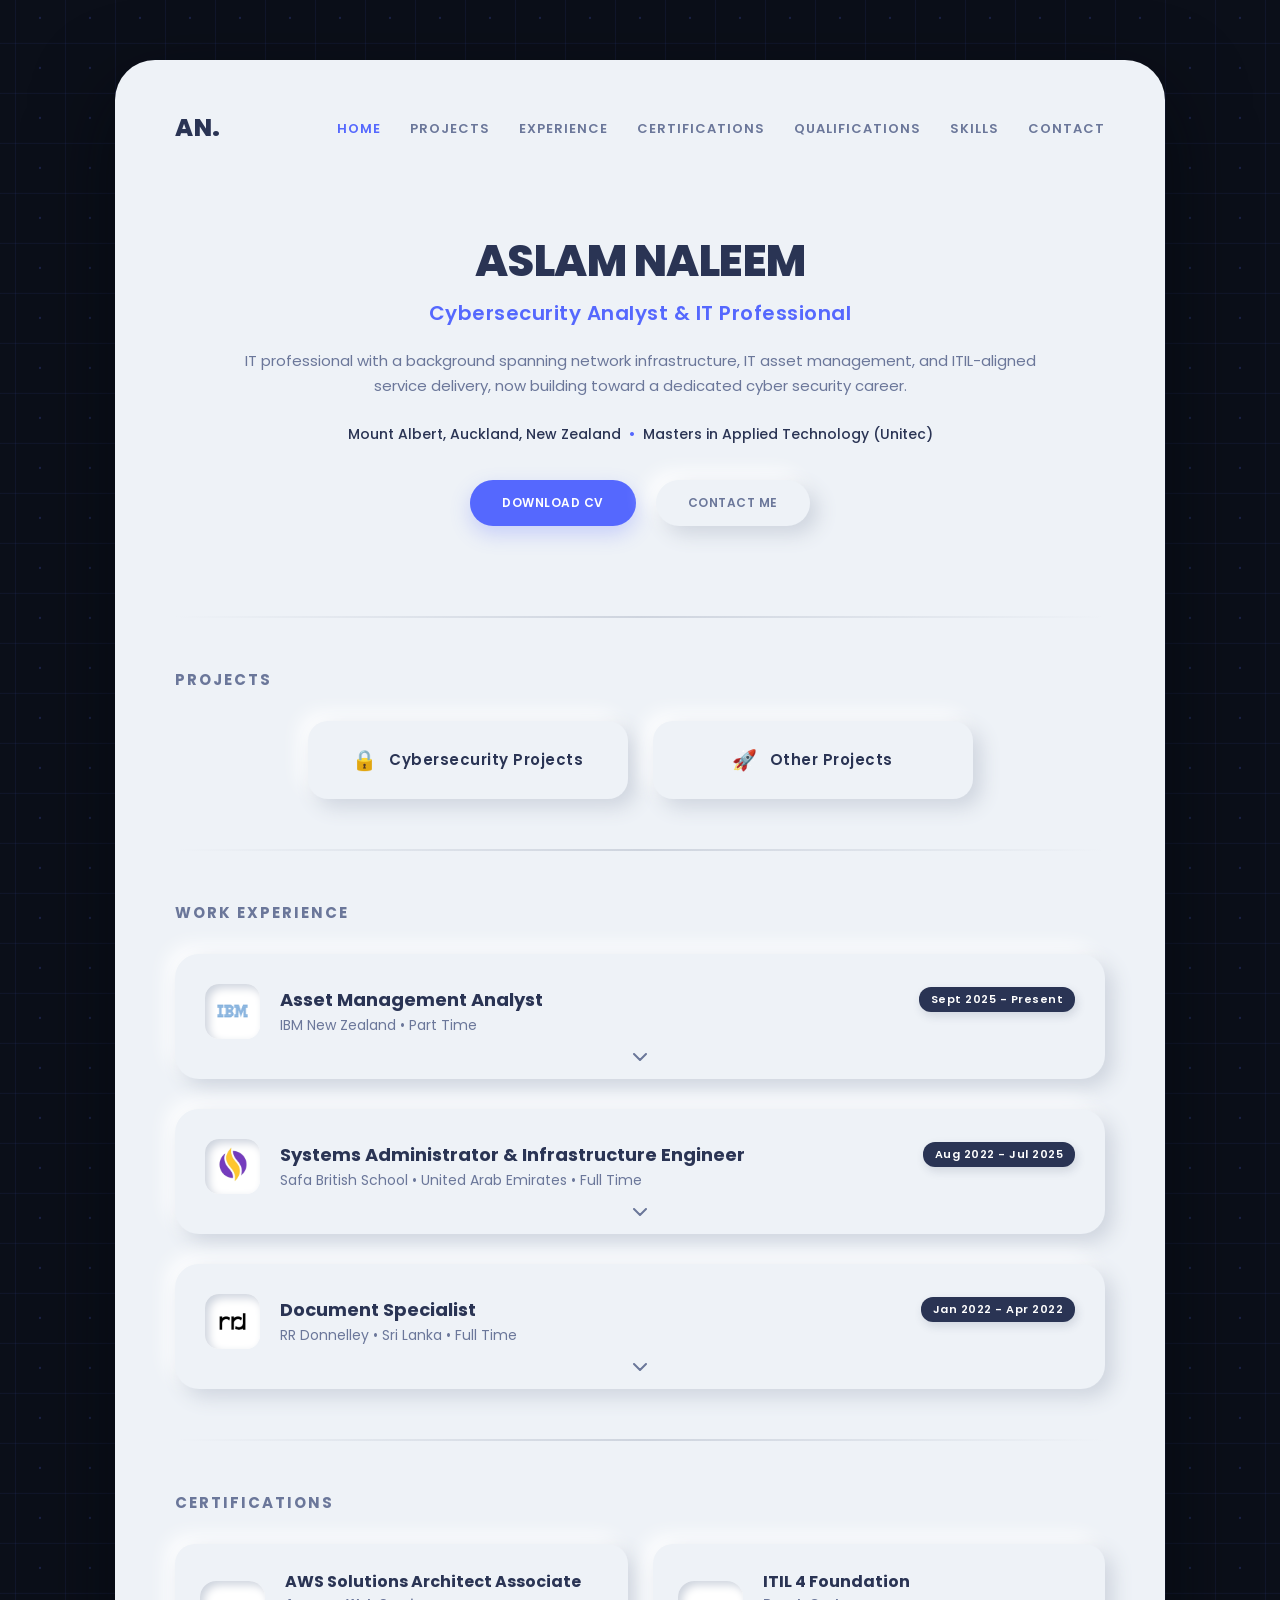
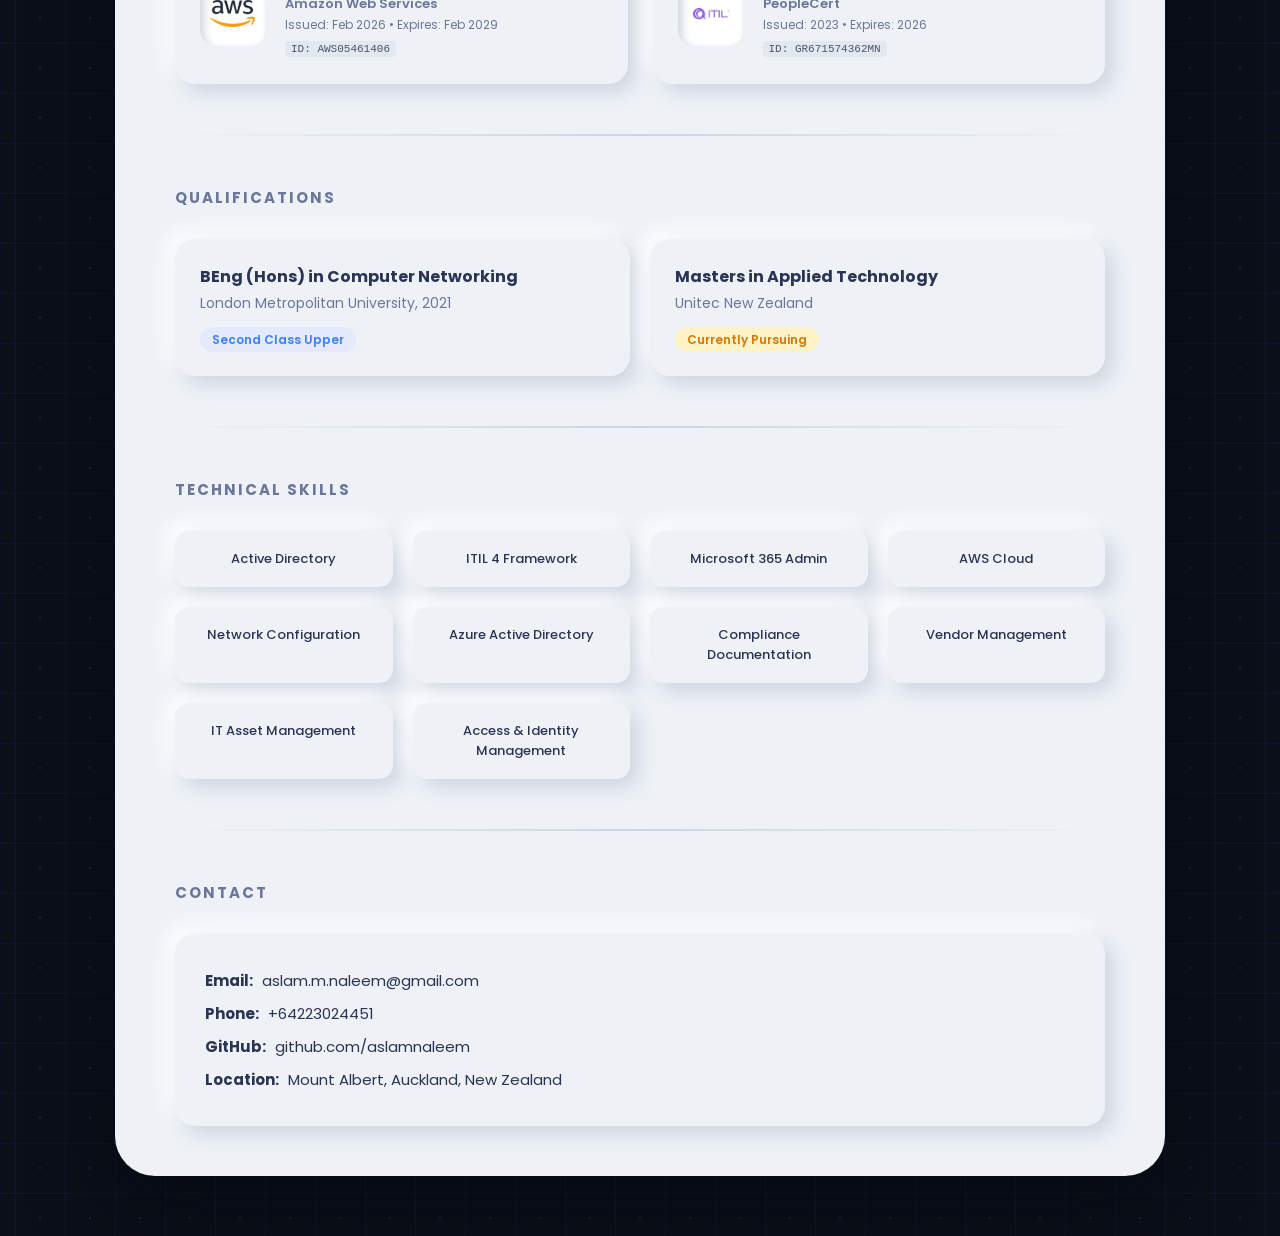
<file: index.html>
<!DOCTYPE html>
<html lang="en">
<head>
    <meta charset="UTF-8" />
    <meta name="viewport" content="width=device-width, initial-scale=1.0"/>
    <title>Aslam Naleem | CV</title>
    <link rel="stylesheet" href="style.css"/>
    <link href="https://fonts.googleapis.com/css2?family=Poppins:wght@300;400;500;600;700;800&display=swap" rel="stylesheet">
</head>
<body>

    <div class="main-frame">
        
        <header class="navbar">
            <div class="logo">AN.</div>
            <nav>
                <a href="#cv" class="active">HOME</a>
                <a href="#projects">PROJECTS</a>
                <a href="#experience">EXPERIENCE</a>
                <a href="#certifications">CERTIFICATIONS</a>
                <a href="#qualifications">QUALIFICATIONS</a>
                <a href="#skills">SKILLS</a>
                <a href="#contact">CONTACT</a>
            </nav>
        </header>

        <main>
            
            <section id="cv" class="hero-section">
                <div class="hero-text">
                    <h1>ASLAM NALEEM</h1>
                    <p class="role-title">Cybersecurity Analyst & IT Professional</p>
                    <p class="tagline">IT professional with a background spanning network infrastructure, IT asset management, and ITIL-aligned service delivery, now building toward a dedicated cyber security career.</p>
                    
                    <div class="meta-info">
                        <span>Mount Albert, Auckland, New Zealand</span>
                        <span class="dot">•</span>
                        <span>Masters in Applied Technology (Unitec)</span>
                    </div>
                    
                    <div class="cta-buttons">
                        <a href="assets/CV.pdf" target="_blank" class="btn btn-primary">DOWNLOAD CV</a>
                        <a href="#contact" class="btn btn-secondary">CONTACT ME</a>
                    </div>
                </div>
            </section>

            <hr class="section-divider">

            <section id="projects">
                <h2>PROJECTS</h2>
                <div class="project-hub-buttons">
                    <a href="cyberprojects.html" class="btn btn-project">
                        <span class="icon">🔒</span> Cybersecurity Projects
                    </a>
                    <a href="otherprojects.html" class="btn btn-project">
                        <span class="icon">🚀</span> Other Projects
                    </a>
                </div>
            </section>

            <hr class="section-divider">

            <section id="experience">
                <h2>WORK EXPERIENCE</h2>
                <div class="timeline">
                    
                    <div class="timeline-item">
                        <details class="job-accordion">
                            <summary class="item-header">
                                <div class="logo-wrapper">
                                    <img src="assets/ibm.png" alt="IBM Logo" class="brand-logo">
                                </div>
                                <div class="title-meta">
                                    <div class="time-meta">
                                        <h3>Asset Management Analyst</h3>
                                        <span class="date">Sept 2025 - Present</span>
                                    </div>
                                    <p class="company">IBM New Zealand • Part Time</p>
                                </div>
                                <div class="arrow-container">
                                    <svg class="chevron-icon" width="14" height="8" viewBox="0 0 14 8" fill="none" xmlns="http://www.w3.org/2000/svg">
                                        <path d="M1 1L7 7L13 1" stroke="currentColor" stroke-width="2" stroke-linecap="round" stroke-linejoin="round"/>
                                    </svg>
                                </div>
                            </summary>
                            <div class="accordion-content">
                                <ul class="bullet-points">
                                    <li>Maintained accurate inventory and asset records, generating operational reports that supported audit-readiness and programme compliance.</li>
                                    <li>Applied structured tracking workflows to ensure records remained consistent, current, and aligned with organisational standards.</li>
                                    <li>Coordinated with internal teams to deliver timely updates and clear communication across asset management systems.</li>
                                    <li>Supported data accuracy and reporting in a fast-paced, detail-driven environment, demonstrating a proactive and solutions-focused approach.</li>
                                    <li>Upheld process and compliance standards through reliable cross-team communication, demonstrating accountability and ownership at every step.</li>
                                </ul>
                            </div>
                        </details>
                    </div>

                    <div class="timeline-item">
                        <details class="job-accordion">
                            <summary class="item-header">
                                <div class="logo-wrapper">
                                    <img src="assets/sbs-logo.png" alt="Safa British School Logo" class="brand-logo">
                                </div>
                                <div class="title-meta">
                                    <div class="time-meta">
                                        <h3>Systems Administrator & Infrastructure Engineer</h3>
                                        <span class="date">Aug 2022 - Jul 2025</span>
                                    </div>
                                    <p class="company">Safa British School • United Arab Emirates • Full Time</p>
                                </div>
                                <div class="arrow-container">
                                    <svg class="chevron-icon" width="14" height="8" viewBox="0 0 14 8" fill="none" xmlns="http://www.w3.org/2000/svg">
                                        <path d="M1 1L7 7L13 1" stroke="currentColor" stroke-width="2" stroke-linecap="round" stroke-linejoin="round"/>
                                    </svg>
                                </div>
                            </summary>
                            <div class="accordion-content">
                                <ul class="bullet-points">
                                    <li>Administered Active Directory including user account creation, password management, group administration, and access permissions, supporting identity and access control practices aligned with ITIL standards.</li>
                                    <li>Configured and maintained networking equipment including routers, switches, firewalls, and access points, monitoring network performance for security and efficiency.</li>
                                    <li>Managed IT asset records, software deployment, and procurement processes, maintaining audit-ready documentation across the organisation's technology environment.</li>
                                    <li>Oversaw Microsoft 365 Admin, Azure Active Directory, and Adobe Admin Console, ensuring system access, user authentication, and platform security remained current and compliant.</li>
                                    <li>Coordinated vendor relationships and technology procurement, ensuring timely availability of resources while applying structured risk and compliance considerations.</li>
                                </ul>
                            </div>
                        </details>
                    </div>

                    <div class="timeline-item">
                        <details class="job-accordion">
                            <summary class="item-header">
                                <div class="logo-wrapper">
                                    <img src="assets/rrd-logo.png" alt="RR Donnelley Logo" class="brand-logo">
                                </div>
                                <div class="title-meta">
                                    <div class="time-meta">
                                        <h3>Document Specialist</h3>
                                        <span class="date">Jan 2022 - Apr 2022</span>
                                    </div>
                                    <p class="company">RR Donnelley • Sri Lanka • Full Time</p>
                                </div>
                                <div class="arrow-container">
                                    <svg class="chevron-icon" width="14" height="8" viewBox="0 0 14 8" fill="none" xmlns="http://www.w3.org/2000/svg">
                                        <path d="M1 1L7 7L13 1" stroke="currentColor" stroke-width="2" stroke-linecap="round" stroke-linejoin="round"/>
                                    </svg>
                                </div>
                            </summary>
                            <div class="accordion-content">
                                <ul class="bullet-points">
                                    <li>Conducted quality checks on SEC compliance documents for high-profile clients including Apple and Wells Fargo, upholding rigorous accuracy and regulatory standards.</li>
                                    <li>Maintained and validated accurate records across company databases, supporting audit-readiness and data integrity.</li>
                                    <li>Managed structured workflows using cloud-based applications, consistently delivering outputs on time and in line with compliance requirements.</li>
                                    <li>Collected, validated and distributed information across teams, ensuring clear and timely communication in a detail-driven environment.</li>
                                    <li>Contributed to organisational efficiency through agenda management, reporting, and coordinated stakeholder communication.</li>
                                </ul>
                            </div>
                        </details>
                    </div>

                </div>
            </section>

            <hr class="section-divider">

            <section id="certifications">
                <h2>CERTIFICATIONS</h2>
                <div class="certs-grid">
                    
                    <div class="cert-card">
                        <div class="cert-logo-container">
                            <img src="assets/aws-logo.png" alt="AWS Logo" class="brand-logo">
                        </div>
                        <div class="cert-info">
                            <h3>AWS Solutions Architect Associate</h3>
                            <p class="issuer">Amazon Web Services</p>
                            <p class="cert-date">Issued: Feb 2026 • Expires: Feb 2029</p>
                            <small class="cert-id">ID: AWS05461406</small>
                        </div>
                    </div>

                    <div class="cert-card">
                        <div class="cert-logo-container">
                            <img src="assets/itil-logo.png" alt="ITIL 4 Logo" class="brand-logo">
                        </div>
                        <div class="cert-info">
                            <h3>ITIL 4 Foundation</h3>
                            <p class="issuer">PeopleCert</p>
                            <p class="cert-date">Issued: 2023 • Expires: 2026</p>
                            <small class="cert-id">ID: GR671574362MN</small>
                        </div>
                    </div>

                </div>
            </section>

            <hr class="section-divider">

            <section id="qualifications">
                <h2>QUALIFICATIONS</h2>
                <div class="qual-container">
                    <div class="qual-card">
                        <h3>BEng (Hons) in Computer Networking</h3>
                        <p class="institution">London Metropolitan University, 2021</p>
                        <span class="grade">Second Class Upper</span>
                    </div>
                    <div class="qual-card">
                        <h3>Masters in Applied Technology</h3>
                        <p class="institution">Unitec New Zealand</p>
                        <span class="grade ongoing">Currently Pursuing</span>
                    </div>
                </div>
            </section>

            <hr class="section-divider">

            <section id="skills">
                <h2>TECHNICAL SKILLS</h2>
                <div class="skills-grid">
                    <div class="skill-card">Active Directory</div>
                    <div class="skill-card">ITIL 4 Framework</div>
                    <div class="skill-card">Microsoft 365 Admin</div>
                    <div class="skill-card">AWS Cloud</div>
                    <div class="skill-card">Network Configuration</div>
                    <div class="skill-card">Azure Active Directory</div>
                    <div class="skill-card">Compliance Documentation</div>
                    <div class="skill-card">Vendor Management</div>
                    <div class="skill-card">IT Asset Management</div>
                    <div class="skill-card">Access & Identity Management</div>
                </div>
            </section>

            <hr class="section-divider">

            <section id="contact">
                <h2>CONTACT</h2>
                <div class="contact-card">
                    <p><strong>Email:</strong> aslam.m.naleem@gmail.com</p>
                    <p><strong>Phone:</strong> +64223024451</p>
                    <p><strong>GitHub:</strong> github.com/aslamnaleem</p>
                    <p><strong>Location:</strong> Mount Albert, Auckland, New Zealand</p>
                </div>
            </section>

        </main>
    </div>

    <script src="script.js"></script>
</body>
</html>
</file>
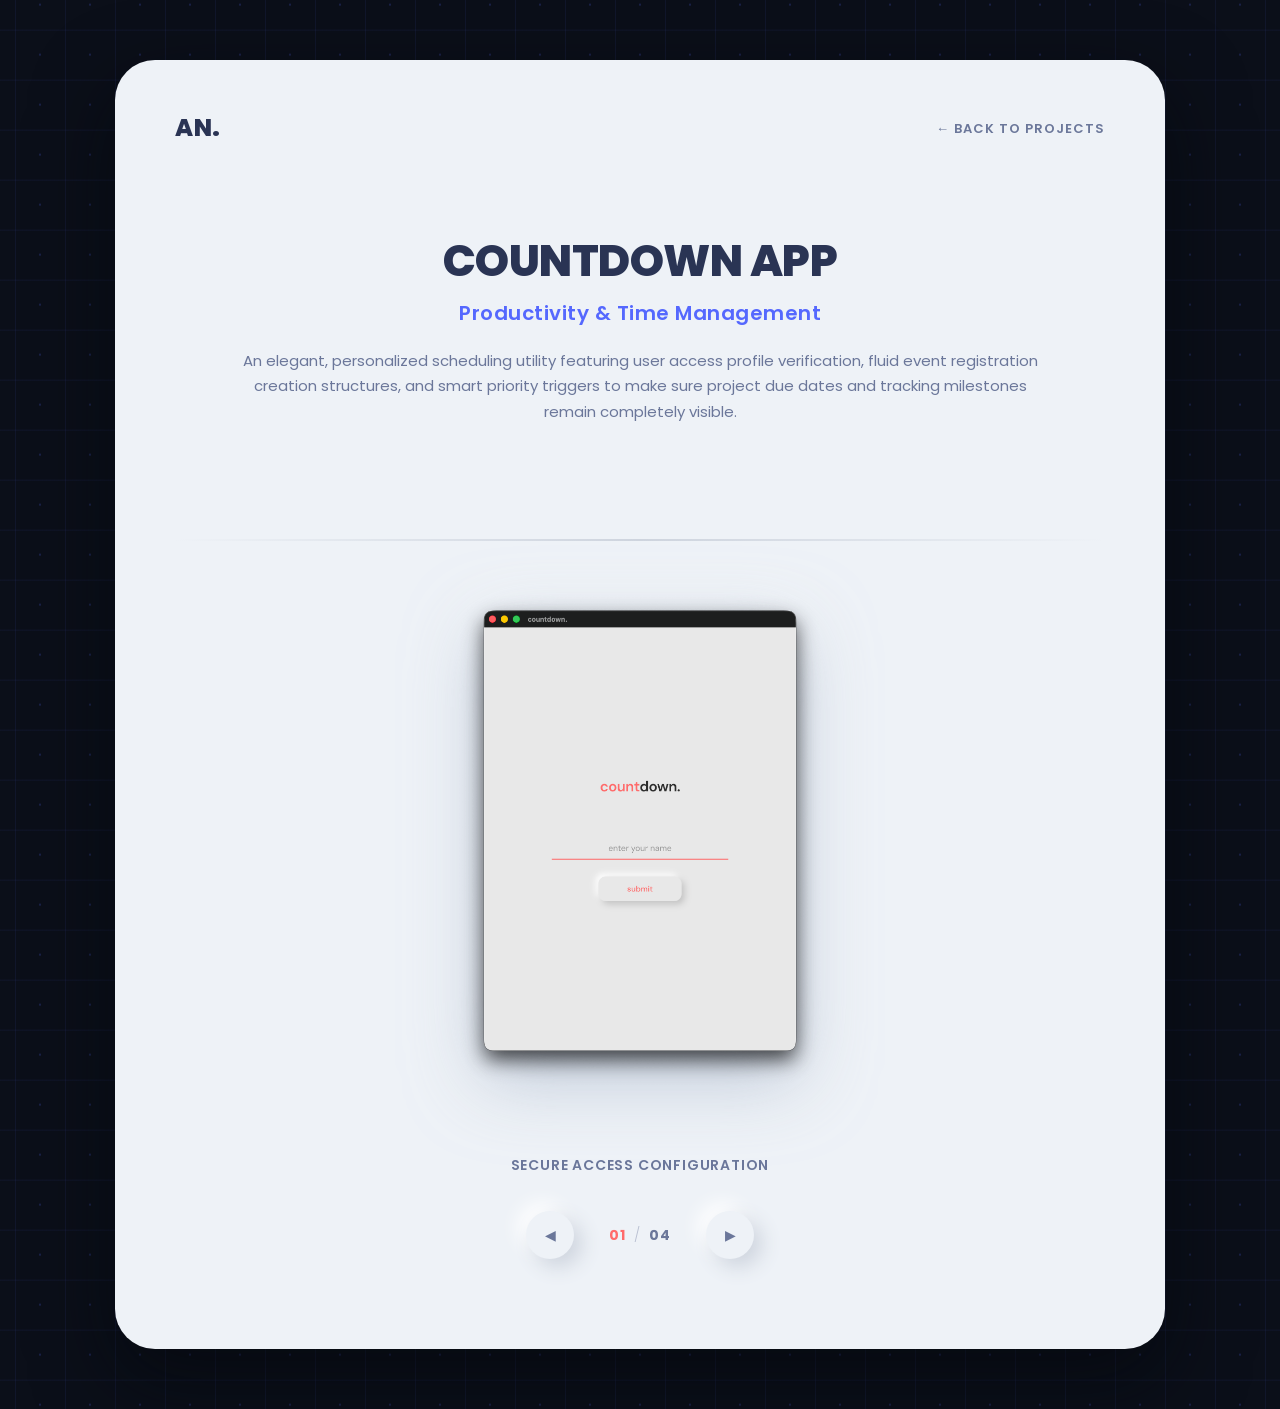
<file: countdown.html>
<!DOCTYPE html>
<html lang="en">
<head>
    <meta charset="UTF-8" />
    <meta name="viewport" content="width=device-width, initial-scale=1.0"/>
    <title>Countdown App | Aslam Naleem</title>
    <link rel="stylesheet" href="style.css"/>
    <link href="https://fonts.googleapis.com/css2?family=Poppins:wght@300;400;500;600;700;800&display=swap" rel="stylesheet">
    <style>
        /* --- CINEMATIC BORDERLESS STAGE DECK --- */
        .theater-stage {
            width: 100%;
            max-width: 500px; /* Tailored footprint for elegant mobile app windows */
            margin: 40px auto;
            display: flex;
            flex-direction: column;
            gap: 20px;
        }

        .deck-viewport {
            position: relative;
            width: 100%;
            height: 65vh; /* Evaluates viewport dynamically to prevent cropping on desktop */
            display: flex;
            align-items: center;
            justify-content: center;
        }

        .slide-panel {
            position: absolute;
            top: 0;
            left: 0;
            width: 100%;
            height: 100%;
            opacity: 0;
            transform: scale(0.96) translateY(15px);
            transition: opacity 0.8s cubic-bezier(0.25, 1, 0.5, 1), 
                        transform 0.8s cubic-bezier(0.25, 1, 0.5, 1);
            pointer-events: none;
            display: flex;
            flex-direction: column;
            justify-content: space-between; /* Keeps image space and caption text structurally isolated */
            align-items: center;
        }

        .slide-panel.active {
            opacity: 1;
            transform: scale(1) translateY(0);
            pointer-events: auto;
        }

        /* Responsive image box that scales cleanly inside available window space */
        .image-wrapper-box {
            width: 100%;
            height: 85%;
            display: flex;
            justify-content: center;
            align-items: center;
        }

        .borderless-frame {
            max-width: 100%;
            max-height: 100%;
            object-fit: contain; /* Prevents stretching and scales down smoothly on small screens */
            filter: drop-shadow(0px 20px 35px rgba(163, 177, 198, 0.7)) 
                    drop-shadow(0px -10px 25px rgba(255, 255, 255, 0.6));
            transition: transform 0.5s ease;
        }

        .slide-panel:hover .borderless-frame {
            transform: scale(1.02);
        }

        /* Ambient Dynamic Caption text */
        .theater-caption {
            font-size: 14px;
            font-weight: 600;
            color: var(--text-muted);
            letter-spacing: 0.8px;
            text-transform: uppercase;
            text-align: center;
            margin-top: auto; /* Pushes content down cleanly above the navigation bar */
        }

        /* Creative Interactive Controller Layout */
        .theater-controls {
            display: flex;
            justify-content: center;
            align-items: center;
            gap: 35px;
            margin-top: 15px; /* Guarantees breathing room on mobile viewports */
            position: relative;
            z-index: 10;
        }

        /* Sleek Neumorphic Navigation Rings */
        .nav-ring {
            width: 48px;
            height: 48px;
            border-radius: 50%;
            background: var(--bg-color);
            box-shadow: var(--flat-shadow-drop);
            border: none;
            cursor: pointer;
            display: flex;
            align-items: center;
            justify-content: center;
            font-size: 14px;
            color: var(--text-muted);
            transition: all 0.3s ease;
        }

        .nav-ring:hover {
            box-shadow: var(--flat-shadow-inset);
            color: #ff6b6b; /* Accent highlight matches the application */
        }

        /* Mobile specific fluid viewport corrections */
        @media (max-width: 768px) {
            .theater-stage {
                margin: 20px auto;
                padding: 0 10px;
            }
            .deck-viewport {
                height: 55vh; /* Drops container down slightly on mobile screens to preserve layout */
            }
            .theater-caption {
                font-size: 12px;
            }
        }
    </style>
</head>
<body>

    <!-- Main Container Frame -->
    <div class="main-frame">
        
        <!-- Navigation Header -->
        <header class="navbar">
            <div class="logo">AN.</div>
            <nav>
                <a href="otherprojects.html">← BACK TO PROJECTS</a>
            </nav>
        </header>

        <!-- Main Content Area -->
        <main>
            
            <!-- Smooth Project Intro Section -->
            <section class="hero-section">
                <div class="hero-text">
                    <h1>COUNTDOWN APP</h1>
                    <p class="role-title">Productivity & Time Management</p>
                    <p class="tagline">An elegant, personalized scheduling utility featuring user access profile verification, fluid event registration creation structures, and smart priority triggers to make sure project due dates and tracking milestones remain completely visible.</p>
                </div>
            </section>

            <hr class="section-divider">

            <!-- Showcase Subsection: Fixed Cinematic Interactive Deck -->
            <section id="app-tour">
                <div class="theater-stage">
                    
                    <div class="deck-viewport">
                        
                        <!-- Panel 01 -->
                        <div class="slide-panel active">
                            <div class="image-wrapper-box">
                                <img src="countdown/1.png" class="borderless-frame" alt="App verification workflow layout">
                            </div>
                            <div class="theater-caption">Secure Access Configuration</div>
                        </div>

                        <!-- Panel 02 (Corrected image source path) -->
                        <div class="slide-panel">
                            <div class="image-wrapper-box">
                                <img src="countdown/2.png" class="borderless-frame" alt="Empty panel tracking state structure">
                            </div>
                            <div class="theater-caption">Personalized User Landing</div>
                        </div>

                        <!-- Panel 03 -->
                        <div class="slide-panel">
                            <div class="image-wrapper-box">
                                <img src="countdown/3.png" class="borderless-frame" alt="Parameter assignment fields menu">
                            </div>
                            <div class="theater-caption">Task Registration Engine</div>
                        </div>

                        <!-- Panel 04 -->
                        <div class="slide-panel">
                            <div class="image-wrapper-box">
                                <img src="countdown/4.png" class="borderless-frame" alt="Live processing metrics matrix row">
                            </div>
                            <div class="theater-caption">Dynamic Live Counting Module</div>
                        </div>

                    </div>

                    <!-- Immersive Interactive Navigation Array with Numerical Counter -->
                    <div class="theater-controls">
                        <button class="nav-ring" id="prevSlide" aria-label="Previous Slide">◀</button>
                        
                        <!-- Minimalist Technical Counter Display -->
                        <div class="deck-indicators" style="font-family: 'Poppins', sans-serif; font-size: 14px; font-weight: 700; color: var(--text-muted); letter-spacing: 1px;">
                            <span id="current-index-display" style="color: #ff6b6b;">01</span> 
                            <span style="opacity: 0.4; font-weight: 300; margin: 0 4px;">/</span> 
                            <span id="total-slides-display">04</span>
                        </div>

                        <button class="nav-ring" id="nextSlide" aria-label="Next Slide">▶</button>
                    </div>

                </div>
            </section>

        </main>
    </div>

    <!-- Interactive Loop Engine Script Operations -->
    <script>
        document.addEventListener('DOMContentLoaded', () => {
            const slides = document.querySelectorAll('.slide-panel');
            const currentIndexDisplay = document.getElementById('current-index-display');
            const totalSlidesDisplay = document.getElementById('total-slides-display');
            const prevBtn = document.getElementById('prevSlide');
            const nextBtn = document.getElementById('nextSlide');
            
            let currentIndex = 0;
            let slideInterval;
            const intervalTime = 4500; // Flips every 4.5 seconds

            if (totalSlidesDisplay) {
                totalSlidesDisplay.textContent = String(slides.length).padStart(2, '0');
            }

            function updateStage(index) {
                slides[currentIndex].classList.remove('active');
                currentIndex = (index + slides.length) % slides.length;
                slides[currentIndex].classList.add('active');
                
                if (currentIndexDisplay) {
                    currentIndexDisplay.textContent = String(currentIndex + 1).padStart(2, '0');
                }
            }

            function startTimer() {
                clearInterval(slideInterval);
                slideInterval = setInterval(() => {
                    updateStage(currentIndex + 1);
                }, intervalTime);
            }

            nextBtn.addEventListener('click', () => {
                updateStage(currentIndex + 1);
                startTimer();
            });

            prevBtn.addEventListener('click', () => {
                updateStage(currentIndex - 1);
                startTimer();
            });

            startTimer();
        });
    </script>

    <!-- Mouse Tracking Script Link -->
    <script src="script.js"></script>
</body>
</html>
</file>
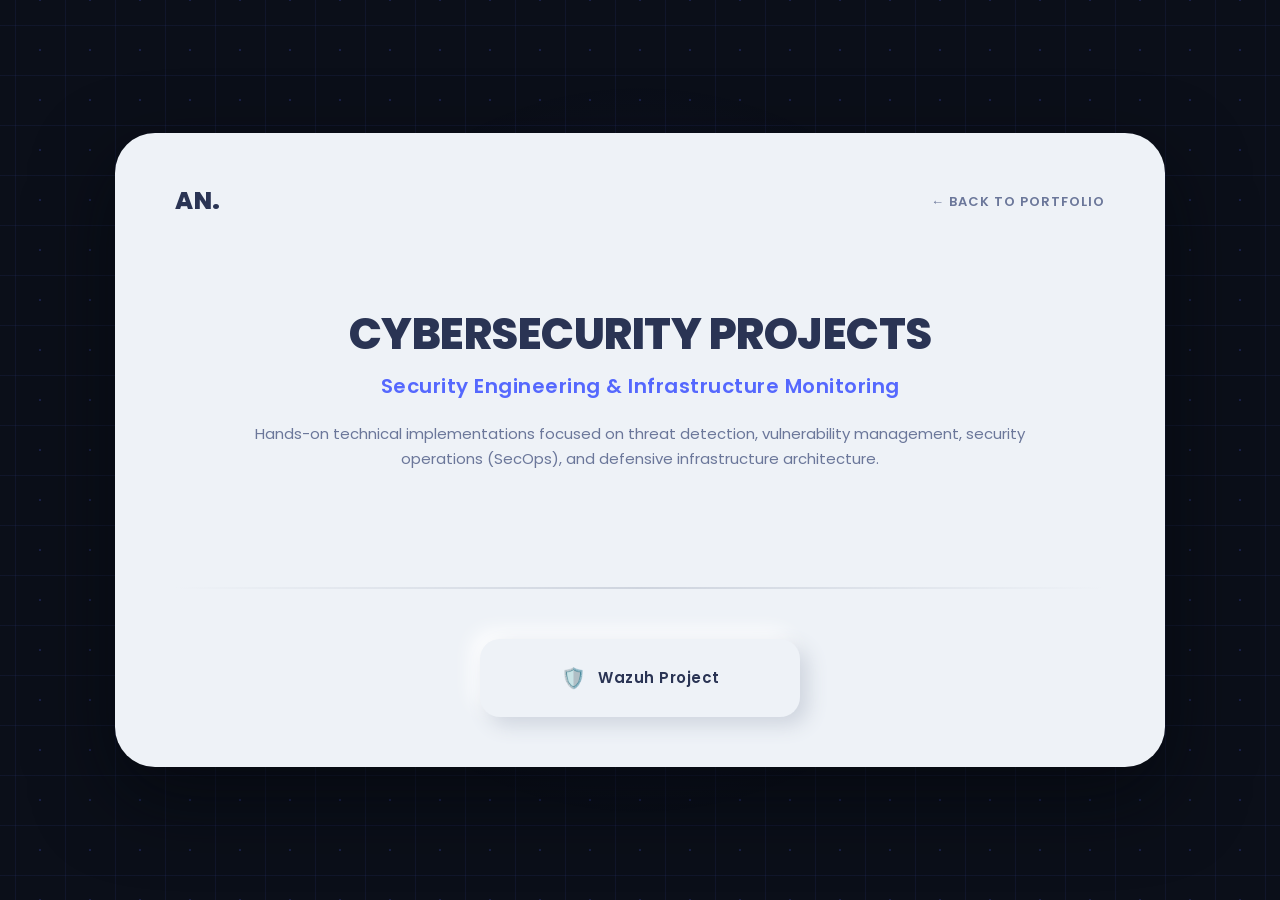
<file: cyberprojects.html>
<!DOCTYPE html>
<html lang="en">
<head>
    <meta charset="UTF-8" />
    <meta name="viewport" content="width=device-width, initial-scale=1.0"/>
    <title>Cybersecurity Projects | Aslam Naleem</title>
    <link rel="stylesheet" href="style.css"/>
    <link href="https://fonts.googleapis.com/css2?family=Poppins:wght@300;400;500;600;700;800&display=swap" rel="stylesheet">
</head>
<body>

    <div class="main-frame">
        
        <header class="navbar">
            <div class="logo">AN.</div>
            <nav>
                <a href="index.html">← BACK TO PORTFOLIO</a>
            </nav>
        </header>

        <main>
            
            <section class="hero-section">
                <div class="hero-text">
                    <h1>CYBERSECURITY PROJECTS</h1>
                    <p class="role-title">Security Engineering & Infrastructure Monitoring</p>
                    <p class="tagline">Hands-on technical implementations focused on threat detection, vulnerability management, security operations (SecOps), and defensive infrastructure architecture.</p>
                </div>
            </section>

            <hr class="section-divider">

            <section id="project-list">
                <div class="project-hub-buttons">
                    
                    <a href="wazuh.html" class="btn btn-project">
                        <span class="icon">🛡️</span> Wazuh Project
                    </a>
                    
                </div>
            </section>

        </main>
    </div>

    <script src="script.js"></script>
</body>
</html>
</file>
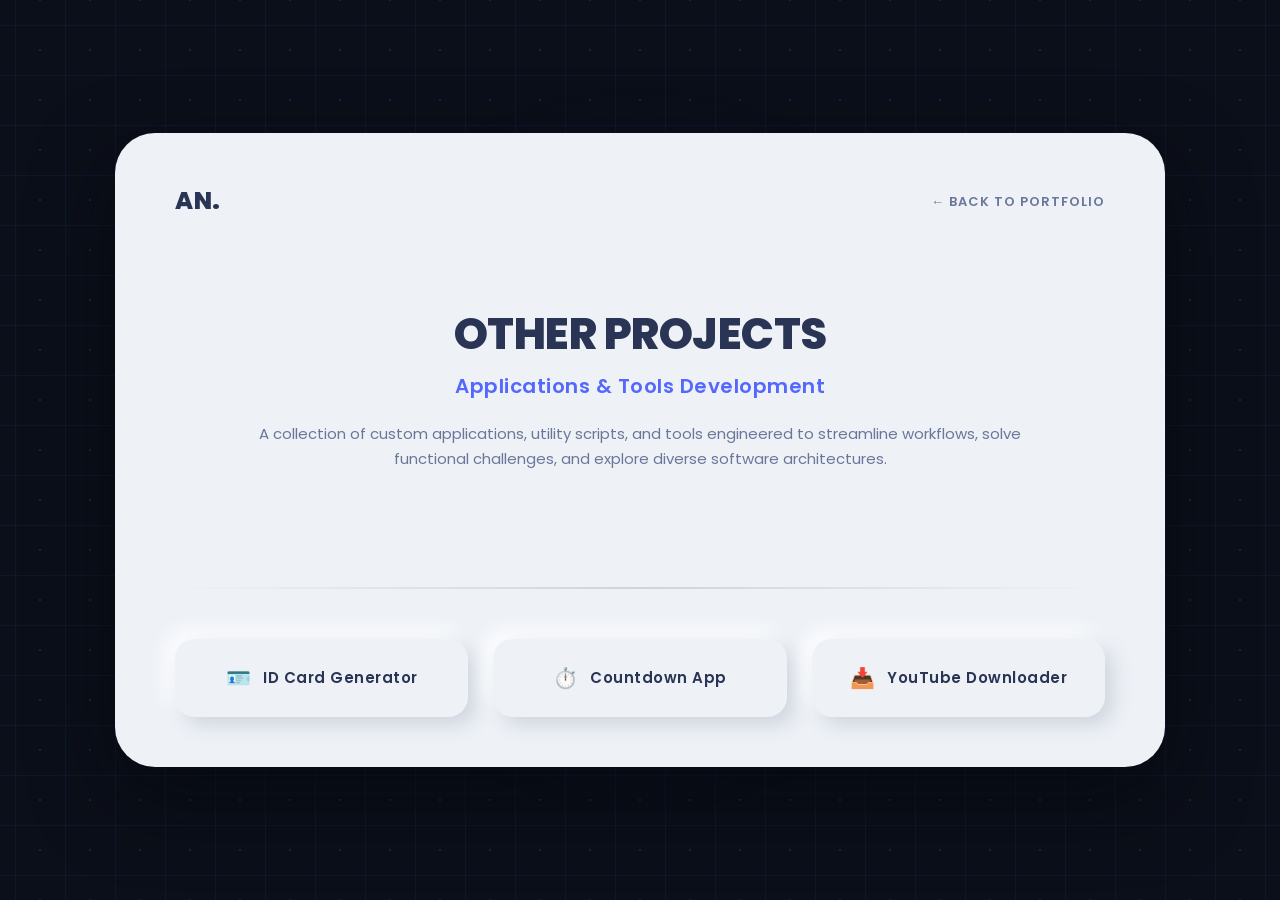
<file: otherprojects.html>
<!DOCTYPE html>
<html lang="en">
<head>
    <meta charset="UTF-8" />
    <meta name="viewport" content="width=device-width, initial-scale=1.0"/>
    <title>Other Projects | Aslam Naleem</title>
    <link rel="stylesheet" href="style.css"/>
    <link href="https://fonts.googleapis.com/css2?family=Poppins:wght@300;400;500;600;700;800&display=swap" rel="stylesheet">
    <style>
        /* Small local rule to allow beautiful wrapping if you scale up past 3 buttons */
        .project-hub-buttons {
            flex-wrap: wrap;
        }
    </style>
</head>
<body>

    <div class="main-frame">
        
        <header class="navbar">
            <div class="logo">AN.</div>
            <nav>
                <a href="index.html">← BACK TO PORTFOLIO</a>
            </nav>
        </header>

        <main>
            
            <section class="hero-section">
                <div class="hero-text">
                    <h1>OTHER PROJECTS</h1>
                    <p class="role-title">Applications & Tools Development</p>
                    <p class="tagline">A collection of custom applications, utility scripts, and tools engineered to streamline workflows, solve functional challenges, and explore diverse software architectures.</p>
                </div>
            </section>

            <hr class="section-divider">

            <section id="project-list">
                <div class="project-hub-buttons">
                    
                    <a href="idcard.html" class="btn btn-project">
                        <span class="icon">🪪</span> ID Card Generator
                    </a>
                    
                    <a href="countdown.html" class="btn btn-project">
                        <span class="icon">⏱️</span> Countdown App
                    </a>
                    
                    <a href="downloader.html" class="btn btn-project">
                        <span class="icon">📥</span> YouTube Downloader
                    </a>
                    
                </div>
            </section>

        </main>
    </div>

    <script src="script.js"></script>
</body>
</html>
</file>
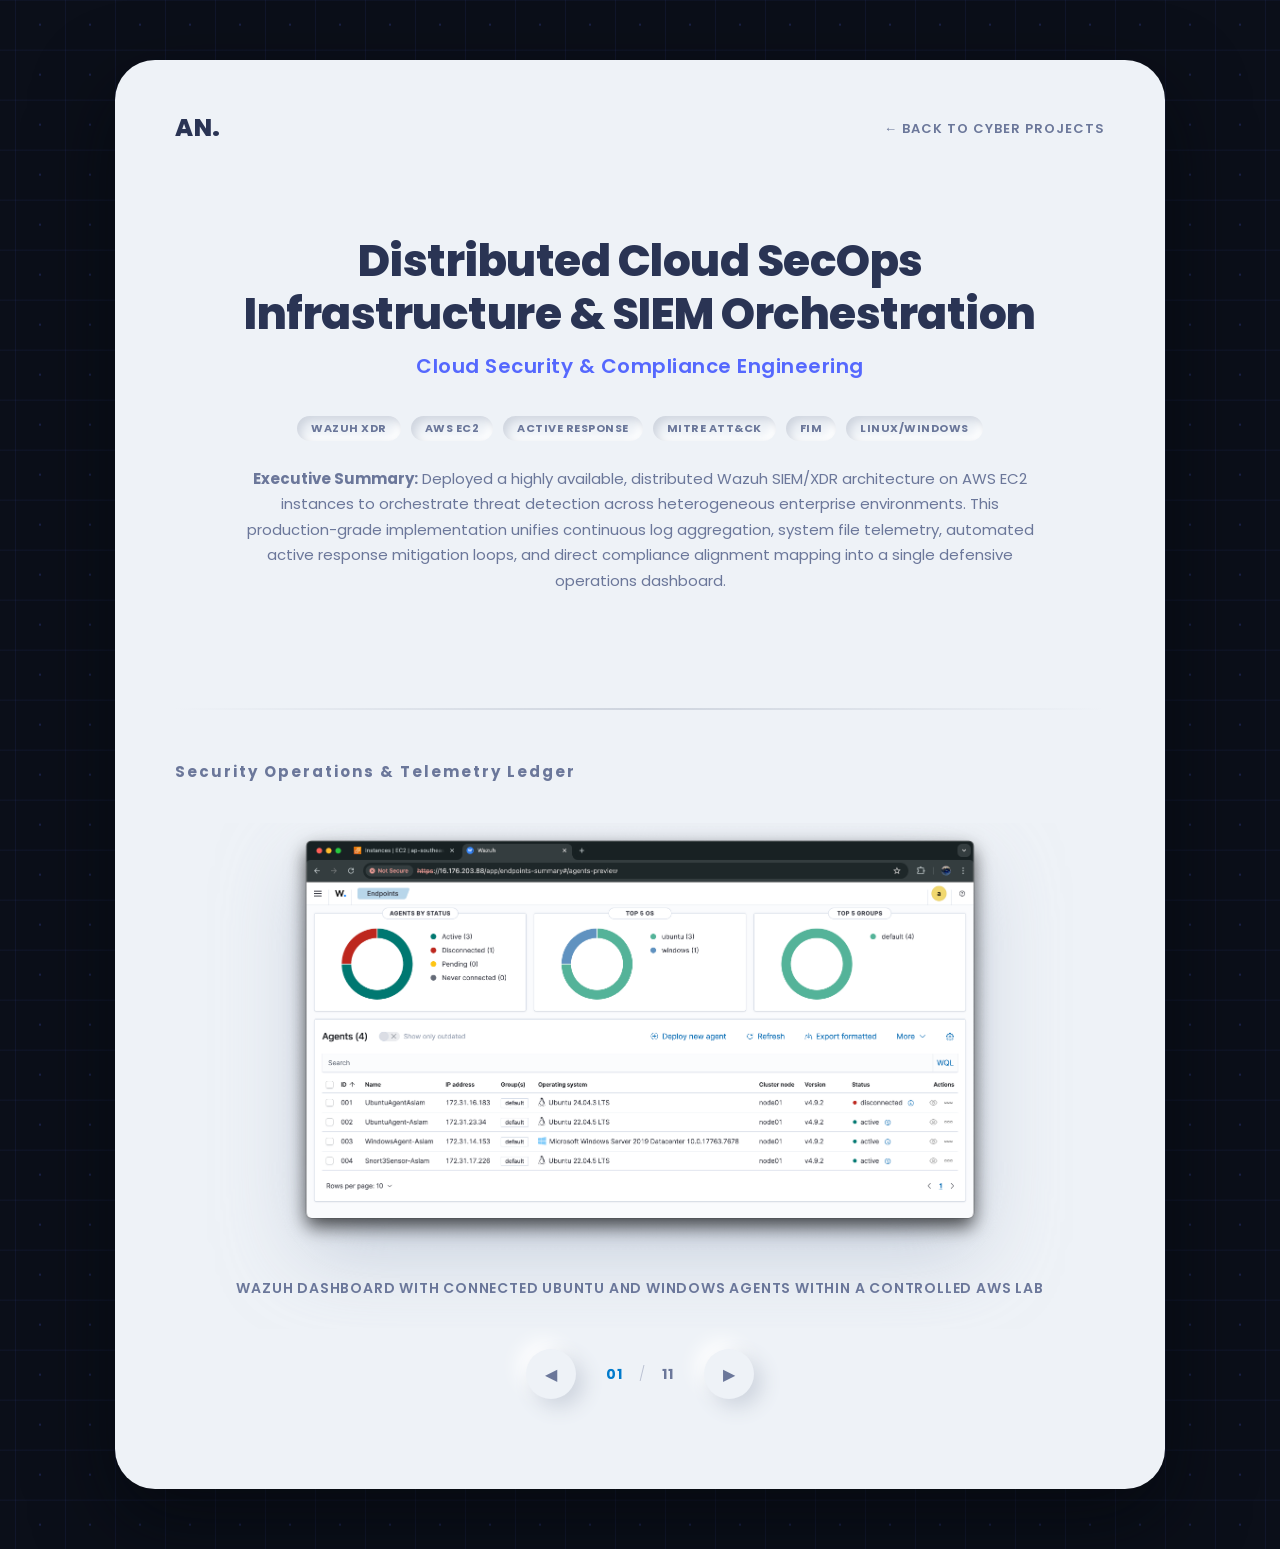
<file: wazuh.html>
<!DOCTYPE html>
<html lang="en">
<head>
    <meta charset="UTF-8" />
    <meta name="viewport" content="width=device-width, initial-scale=1.0"/>
    <title>Wazuh SIEM Deployment | Aslam Naleem</title>
    <link rel="stylesheet" href="style.css"/>
    <link href="https://fonts.googleapis.com/css2?family=Poppins:wght@300;400;500;600;700;800&display=swap" rel="stylesheet">
    <style>
        /* --- WIDE ARCHITECTURE DETAILS --- */
        .tech-stack-pills {
            display: flex;
            gap: 10px;
            flex-wrap: wrap;
            margin-top: 15px;
        }

        .pill {
            background: var(--bg-color);
            box-shadow: var(--flat-shadow-inset);
            padding: 4px 14px;
            border-radius: 20px;
            font-size: 11px;
            font-weight: 700;
            color: var(--text-muted);
            text-transform: uppercase;
            letter-spacing: 0.5px;
        }

        /* --- WIDE-FORMAT CINEMATIC STAGE DECK --- */
        .theater-stage {
            position: relative;
            width: 100%;
            max-width: 900px; /* Wider footprint for landscape technical UI screenshots */
            margin: 40px auto;
        }

        .deck-viewport {
            position: relative;
            width: 100%;
            height: 0;
            padding-bottom: 56.25%; /* Perfect 16:9 Landscape Aspect Ratio */
            overflow: hidden;
        }

        .slide-panel {
            position: absolute;
            top: 0;
            left: 0;
            width: 100%;
            height: 100%;
            opacity: 0;
            transform: scale(0.98) translateY(10px);
            transition: opacity 0.8s cubic-bezier(0.25, 1, 0.5, 1), 
                        transform 0.8s cubic-bezier(0.25, 1, 0.5, 1);
            pointer-events: none;
            display: flex;
            flex-direction: column;
            align-items: center;
        }

        .slide-panel.active {
            opacity: 1;
            transform: scale(1) translateY(0);
            pointer-events: auto;
        }

        /* Unified presentation layer forcing identical rendering scales */
        .borderless-frame {
            width: 100%;
            height: 100%; /* Forces image to respect the parent viewport height */
            object-fit: contain; /* Scales image beautifully inside the box without clipping */
            border-radius: 12px;
            filter: drop-shadow(0px 25px 40px rgba(163, 177, 198, 0.6)) 
                    drop-shadow(0px -10px 25px rgba(255, 255, 255, 0.5));
            transition: transform 0.5s ease;
        }

        .slide-panel:hover .borderless-frame {
            transform: scale(1.01);
        }

        .theater-caption {
            margin-top: 25px;
            font-size: 14px;
            font-weight: 600;
            color: var(--text-muted);
            letter-spacing: 0.8px;
            text-transform: uppercase;
            text-align: center;
            opacity: 0;
            transform: translateY(5px);
            transition: all 0.5s ease 0.2s;
        }

        .slide-panel.active .theater-caption {
            opacity: 1;
            transform: translateY(0);
        }

        /* Interactive Dynamic Controllers */
        .theater-controls {
            display: flex;
            justify-content: center;
            align-items: center;
            gap: 30px;
            margin-top: 20px;
            position: relative;
            z-index: 10;
        }

        .nav-ring {
            width: 50px;
            height: 50px;
            border-radius: 50%;
            background: var(--bg-color);
            box-shadow: var(--flat-shadow-drop);
            border: none;
            cursor: pointer;
            display: flex;
            align-items: center;
            justify-content: center;
            font-size: 16px;
            color: var(--text-muted);
            transition: all 0.3s ease;
        }

        .nav-ring:hover {
            box-shadow: var(--flat-shadow-inset);
            color: #007acc; /* Technical blue accent focus */
        }

        .deck-indicators {
            display: flex;
            gap: 12px;
        }

        .dot {
            width: 8px;
            height: 8px;
            border-radius: 50%;
            background: #ced4de;
            transition: all 0.4s ease;
            cursor: pointer;
        }

        .dot.active {
            background: #007acc;
            transform: scale(1.4);
            box-shadow: 0 0 10px rgba(0, 122, 204, 0.4);
        }
    </style>
</head>
<body>

    <!-- Main Container Frame -->
    <div class="main-frame">
        
        <!-- Navigation Header -->
        <header class="navbar">
            <div class="logo">AN.</div>
            <nav>
                <a href="cyberprojects.html">← BACK TO CYBER PROJECTS</a>
            </nav>
        </header>

        <!-- Main Content Area -->
        <main>
            
            <!-- Smooth Project Intro Section -->
            <section class="hero-section">
                <div class="hero-text">
                    <h1>Distributed Cloud SecOps Infrastructure & SIEM Orchestration</h1>
                    <p class="role-title">Cloud Security & Compliance Engineering</p>
                    
                    <div class="tech-stack-pills">
                        <span class="pill">Wazuh XDR</span>
                        <span class="pill">AWS EC2</span>
                        <span class="pill">Active Response</span>
                        <span class="pill">MITRE ATT&CK</span>
                        <span class="pill">FIM</span>
                        <span class="pill">Linux/Windows</span>
                    </div>

                    <p class="tagline" style="margin-top: 25px;">
                        <strong>Executive Summary:</strong> Deployed a highly available, distributed Wazuh SIEM/XDR architecture on AWS EC2 instances to orchestrate threat detection across heterogeneous enterprise environments. This production-grade implementation unifies continuous log aggregation, system file telemetry, automated active response mitigation loops, and direct compliance alignment mapping into a single defensive operations dashboard.
                    </p>
                </div>
            </section>

            <hr class="section-divider">

            <!-- Showcase Subsection: Cinematic Borderless Interactive Deck -->
            <!-- Showcase Subsection: Fixed Wide-Format Stage Deck -->
            <section id="app-tour">
                <h2>Security Operations & Telemetry Ledger</h2>
                
                <div class="theater-stage">
                    <div class="deck-viewport">
                        
                        <!-- Slide 1: Core Dashboard & Ingestion -->
                        <div class="slide-panel active">
                            <div style="width: 100%; height: 85%; display: flex; justify-content: center; align-items: center;">
                                <img src="wazuh/2.png" class="borderless-frame" alt="2">
                            </div>
                            <div class="theater-caption">Wazuh dashboard with connected Ubuntu and Windows agents within a controlled AWS lab</div>
                        </div>

                        <!-- Slide 2: Active Response / Attack Simulation -->
                        <div class="slide-panel">
                            <div style="width: 100%; height: 85%; display: flex; justify-content: center; align-items: center;">
                                <img src="wazuh/1.png" class="borderless-frame" alt="1">
                            </div>
                            <div class="theater-caption">Wazuh dashboard with active agents within a controlled AWS Lab.</div>
                        </div>

                        <div class="slide-panel">
                            <div style="width: 100%; height: 85%; display: flex; justify-content: center; align-items: center;">
                                <img src="wazuh/11.png" class="borderless-frame" alt="11">
                            </div>
                            <div class="theater-caption">Cross-Platform Enrollment: Linux Agent Ingestion</div>
                        </div>

                        <div class="slide-panel">
                            <div style="width: 100%; height: 85%; display: flex; justify-content: center; align-items: center;">
                                <img src="wazuh/9.png" class="borderless-frame" alt="9">
                            </div>
                            <div class="theater-caption">Wazuh 2025 Login Portal</div>
                        </div>

                        <div class="slide-panel">
                            <div style="width: 100%; height: 85%; display: flex; justify-content: center; align-items: center;">
                                <img src="wazuh/6.png" class="borderless-frame" alt="6">
                            </div>
                            <div class="theater-caption">Continuation of Wazuh alert for repeated invalid SSH login attempts with non-existent users.</div>
                        </div>

                        <div class="slide-panel">
                            <div style="width: 100%; height: 85%; display: flex; justify-content: center; align-items: center;">
                                <img src="wazuh/8.png" class="borderless-frame" alt="8">
                            </div>
                            <div class="theater-caption">Vulnerability Assessment & Critical CVE Tracking for Linux Endpoints</div>
                        </div>

                        <div class="slide-panel">
                            <div style="width: 100%; height: 85%; display: flex; justify-content: center; align-items: center;">
                                <img src="wazuh/4.png" class="borderless-frame" alt="4">
                            </div>
                            <div class="theater-caption">Real-Time File Integrity Monitoring (FIM) & Regulatory Compliance Mapping for Windows Endpoints</div>
                        </div>

                        <div class="slide-panel">
                            <div style="width: 100%; height: 85%; display: flex; justify-content: center; align-items: center;">
                                <img src="wazuh/12.png" class="borderless-frame" alt="12">
                            </div>
                            <div class="theater-caption">Decoded Telemetry: Geolocation & Windows Authentication Tracking</div>
                        </div>

                        <div class="slide-panel">
                            <div style="width: 100%; height: 85%; display: flex; justify-content: center; align-items: center;">
                                <img src="wazuh/10.png" class="borderless-frame" alt="10">
                            </div>
                            <div class="theater-caption">Windows Agent Provisioning via Administrative PowerShell Scripting</div>
                        </div>

                        <div class="slide-panel">
                            <div style="width: 100%; height: 85%; display: flex; justify-content: center; align-items: center;">
                                <img src="wazuh/7.png" class="borderless-frame" alt="7">
                            </div>
                            <div class="theater-caption">Configuring the Active Response Engine within ossec.conf to Automate Local Firewall-Drop Rules</div>
                        </div>

                        <div class="slide-panel">
                            <div style="width: 100%; height: 85%; display: flex; justify-content: center; align-items: center;">
                                <img src="wazuh/3.png" class="borderless-frame" alt="3">
                            </div>
                            <div class="theater-caption">CIS Benchmark Configuration Assessment and Hardening Audit for Ubuntu Linux</div>
                        </div>

                    </div>

                    <!-- Immersive Interactive Navigation Array with Numerical Counter -->
                    <div class="theater-controls">
                        <button class="nav-ring" id="prevSlide" aria-label="Previous Slide">◀</button>
                        
                        <!-- Minimalist Technical Counter Display -->
                        <div class="deck-indicators" style="font-family: 'Poppins', sans-serif; font-size: 14px; font-weight: 700; color: var(--text-muted); letter-spacing: 1px;">
                            <span id="current-index-display" style="color: #007acc;">01</span> 
                            <span style="opacity: 0.4; font-weight: 300; margin: 0 4px;">/</span> 
                            <span id="total-slides-display">11</span>
                        </div>

                        <button class="nav-ring" id="nextSlide" aria-label="Next Slide">▶</button>
                    </div>
                </div>
            </section>

        </main>
    </div>

    <!-- Interactive Loop Engine Script Operations -->
    <script>
        document.addEventListener('DOMContentLoaded', () => {
        const slides = document.querySelectorAll('.slide-panel');
        const currentIndexDisplay = document.getElementById('current-index-display');
        const totalSlidesDisplay = document.getElementById('total-slides-display');
        const prevBtn = document.getElementById('prevSlide');
        const nextBtn = document.getElementById('nextSlide');
        
        let currentIndex = 0;
        let slideInterval;
        const intervalTime = 5000; // Flips every 5 seconds

        // Initialize total count based on actual DOM elements
        if (totalSlidesDisplay) {
            totalSlidesDisplay.textContent = String(slides.length).padStart(2, '0');
        }

        function updateStage(index) {
            // Remove active state from current slide
            slides[currentIndex].classList.remove('active');
            
            // Calculate cyclical boundary loops
            currentIndex = (index + slides.length) % slides.length;
            
            // Add active state to new slide
            slides[currentIndex].classList.add('active');
            
            // Dynamically update the string counter (e.g., 1 becomes "01")
            if (currentIndexDisplay) {
                currentIndexDisplay.textContent = String(currentIndex + 1).padStart(2, '0');
            }
        }

        function startTimer() {
            clearInterval(slideInterval);
            slideInterval = setInterval(() => {
                updateStage(currentIndex + 1);
            }, intervalTime);
        }

        // Interactive Click Controls
        nextBtn.addEventListener('click', () => {
            updateStage(currentIndex + 1);
            startTimer();
        });

        prevBtn.addEventListener('click', () => {
            updateStage(currentIndex - 1);
            startTimer();
        });

        // Fire up the auto-scroll loop
        startTimer();
    });
    </script>

    <!-- Mouse Tracking Script Link -->
    <script src="script.js"></script>
</body>
</html>
</file>
<file: style.css>
/* ==========================================================================
   1. CORE VARIABLES & CONFIGURATIONS
   ========================================================================== */
:root {
    --bg-color: #eef2f7;      
    --accent-blue: #5568fe;   
    --text-dark: #2a3454;
    --text-muted: #6b779a;
    --white: #ffffff;
    
    /* Cyber Canvas Blueprints (Background Only) */
    --cyber-base: #0b0f19;       
    --grid-line: rgba(85, 104, 254, 0.08); 
    --grid-dot: rgba(85, 104, 254, 0.2);   

    /* Neumorphic Shadows */
    --flat-shadow-drop: 8px 8px 20px #ced4de, -8px -8px 20px #ffffff;
    --flat-shadow-inset: inset 4px 4px 8px #ced4de, inset -4px -4px 8px #ffffff;
}

* {
    box-sizing: border-box;
    margin: 0;
    padding: 0;
}

body {
    font-family: 'Poppins', sans-serif; 
    color: var(--text-dark);
    min-height: 100vh;
    display: flex;
    justify-content: center;
    align-items: center;
    overflow-x: hidden;
    padding: 60px 20px;

    /* Outer Cyber Matrix Matrix Background */
    background-color: var(--cyber-base);
    background-image: 
        linear-gradient(var(--grid-line) 1px, transparent 1px),
        linear-gradient(90deg, var(--grid-line) 1px, transparent 1px),
        radial-gradient(var(--grid-dot) 1px, transparent 1px);
    background-size: 50px 50px;
    background-position: center center;
    position: relative;
}

/* Ambient canvas background glow */
body::after {
    content: "";
    position: fixed;
    width: 800px;
    height: 800px;
    background: radial-gradient(circle, rgba(85, 104, 254, 0.12) 0%, transparent 65%);
    top: 50%;
    left: 50%;
    transform: translate(-50%, -50%);
    z-index: 1;
    pointer-events: none;
}

/* ==========================================================================
   2. BACKGROUND CURSOR SONAR PULSES
   ========================================================================== */
.sonar-ping {
    position: fixed;
    width: 2px;
    height: 2px;
    background: transparent;
    border: 2px solid rgba(85, 104, 254, 0.5);
    border-radius: 50px;
    pointer-events: none;
    z-index: 3;
    transform: translate(-50%, -50%);
    animation: pingRipple 0.8s cubic-bezier(0.1, 0.8, 0.3, 1) forwards;
}

@keyframes pingRipple {
    0% {
        width: 0px;
        height: 0px;
        opacity: 1;
        box-shadow: 0 0 10px rgba(85, 104, 254, 0.8);
    }
    100% {
        width: 140px;
        height: 140px;
        opacity: 0;
        box-shadow: 0 0 20px rgba(85, 104, 254, 0);
    }
}

/* ==========================================================================
   3. MAIN FRAME CANVAS (CLEAN STABLE ANCHOR)
   ========================================================================== */
.main-frame {
    width: 100%;
    max-width: 1050px;
    background: var(--bg-color); 
    border-radius: 40px;
    padding: 50px 60px;
    box-shadow: 0 30px 80px rgba(4, 6, 12, 0.6);
    position: relative;
    z-index: 10;
}

/* ==========================================================================
   4. NAVIGATION & HERO SUBSTRUCTURES
   ========================================================================== */
.navbar {
    display: flex;
    justify-content: space-between;
    align-items: center;
    margin-bottom: 50px;
}

.logo {
    font-weight: 800;
    font-size: 24px;
    letter-spacing: 0.5px;
    color: var(--text-dark);
}

.navbar nav a {
    text-decoration: none;
    color: var(--text-muted);
    font-weight: 600;
    font-size: 13px;
    margin-left: 25px;
    letter-spacing: 1px;
    transition: all 0.3s ease;
}

.navbar nav a:hover, .navbar nav a.active {
    color: var(--accent-blue);
}

.hero-section {
    display: flex;
    justify-content: center;
    align-items: center;
    text-align: center;
    padding: 40px 0;
}

.hero-text {
    max-width: 800px;
    display: flex;
    flex-direction: column;
    align-items: center;
}

.hero-text h1 {
    font-size: 44px;
    font-weight: 800;
    line-height: 1.2;
    color: var(--text-dark);
    margin-bottom: 10px;
    letter-spacing: -0.5px;
}

.role-title {
    font-size: 20px;
    font-weight: 600;
    color: var(--accent-blue);
    margin-bottom: 20px;
    letter-spacing: 0.5px;
}

.hero-text .tagline {
    font-size: 15px;
    color: var(--text-muted);
    line-height: 1.7;
    margin-bottom: 25px;
}

.meta-info {
    font-size: 14px;
    font-weight: 500;
    color: var(--text-dark);
    margin-bottom: 35px;
    display: flex;
    align-items: center;
    gap: 8px;
}

.meta-info .dot {
    color: var(--accent-blue);
}

.cta-buttons {
    display: flex;
    gap: 20px;
    justify-content: center;
}

.btn {
    padding: 14px 32px;
    border-radius: 30px;
    font-size: 12px;
    font-weight: 600;
    letter-spacing: 0.5px;
    text-decoration: none;
    transition: all 0.3s ease;
    text-align: center;
}

.btn-primary {
    background-color: var(--accent-blue);
    color: var(--white);
    box-shadow: 0px 8px 20px rgba(85, 104, 254, 0.25);
}

.btn-primary:hover {
    transform: translateY(-2px);
    box-shadow: 0px 12px 24px rgba(85, 104, 254, 0.4);
}

.btn-secondary {
    background: var(--bg-color);
    color: var(--text-muted);
    box-shadow: var(--flat-shadow-drop);
}

.btn-secondary:hover {
    box-shadow: var(--flat-shadow-inset);
    color: var(--accent-blue);
}

.section-divider {
    border: none;
    height: 2px;
    background: linear-gradient(90deg, transparent, #ced4de, transparent);
    margin: 50px 0;
}

section h2 {
    font-size: 15px;
    letter-spacing: 2px;
    color: var(--text-muted);
    margin-bottom: 30px;
    font-weight: 700;
}

/* ==========================================================================
   5. CENTERED PROJECTS HUB LINK LAYOUTS
   ========================================================================== */
.project-hub-buttons {
    display: flex;
    gap: 25px;
    justify-content: center; 
    width: 100%;
}

.btn-project {
    flex: 1;
    max-width: 320px;
    background: var(--bg-color);
    color: var(--text-dark);
    padding: 24px;
    font-size: 15px;
    font-weight: 600;
    border-radius: 20px;
    box-shadow: var(--flat-shadow-drop);
    display: flex;
    align-items: center;
    justify-content: center;
    gap: 12px;
    text-decoration: none;
    transition: all 0.3s ease;
}

.btn-project .icon {
    font-size: 20px;
}

.btn-project:hover {
    box-shadow: var(--flat-shadow-inset);
    color: var(--accent-blue);
}

/* ==========================================================================
   6. EXPANDABLE WORK EXPERIENCE & CHEVRONS
   ========================================================================== */
.timeline {
    display: flex;
    flex-direction: column;
    gap: 30px;
}

.timeline-item {
    background: var(--bg-color);
    padding: 30px 30px 40px 30px; 
    border-radius: 24px;
    box-shadow: var(--flat-shadow-drop);
    position: relative;
}

.job-accordion {
    width: 100%;
}

.item-header {
    display: flex;
    align-items: center;
    gap: 20px;
    user-select: none;
    cursor: pointer;
    list-style: none;
    outline: none;
}

.item-header::-webkit-details-marker {
    display: none; 
}

.logo-wrapper, .cert-logo-container {
    width: 55px;
    height: 55px;
    background: var(--white);
    border-radius: 14px;
    display: flex;
    justify-content: center;
    align-items: center;
    padding: 8px; 
    box-shadow: var(--flat-shadow-inset);
    flex-shrink: 0;
}

.cert-logo-container {
    width: 65px;
    height: 65px;
    border-radius: 16px;
    padding: 10px;
}

.brand-logo {
    width: 100%;
    height: 100%;
    object-fit: contain;
}

.title-meta {
    flex: 1;
}

.time-meta {
    display: flex;
    justify-content: space-between;
    align-items: center;
}

.time-meta h3 {
    font-size: 18px;
    color: var(--text-dark);
    font-weight: 700;
}

/* Sharp Monochrome Black Duration Badge */
.time-meta .date {
    font-size: 11px;
    font-weight: 600;
    letter-spacing: 0.5px;
    color: var(--white);
    background: var(--text-dark); 
    padding: 4px 12px;
    border-radius: 12px;
    box-shadow: 2px 4px 10px rgba(42, 52, 84, 0.15);
}

.company {
    font-size: 14px;
    color: var(--text-muted);
    margin-top: 2px;
}

/* Minimalist Bottom-Centered Arrow Indicators */
.arrow-container {
    position: absolute;
    bottom: 12px;
    left: 50%;
    transform: translateX(-50%);
    color: var(--text-muted);
    transition: color 0.2s ease;
    display: flex;
    justify-content: center;
    align-items: center;
    height: 20px;
    width: 40px;
}

.chevron-icon {
    transition: transform 0.3s cubic-bezier(0.4, 0, 0.2, 1);
}

.item-header:hover .arrow-container {
    color: var(--accent-blue);
}

/* Smooth Arrow 180 degree rotation */
.job-accordion[open] .chevron-icon {
    transform: rotate(180deg);
}

.accordion-content {
    margin-top: 25px;
    padding-top: 20px;
    border-top: 1px dashed #ced4de;
    animation: slideDown 0.25s ease-out forwards;
}

@keyframes slideDown {
    from {
        opacity: 0;
        transform: translateY(-6px);
    }
    to {
        opacity: 1;
        transform: translateY(0);
    }
}

.bullet-points {
    list-style-type: none;
    padding-left: 5px;
}

.bullet-points li {
    font-size: 14px;
    line-height: 1.6;
    color: var(--text-muted);
    margin-bottom: 10px;
    position: relative;
    padding-left: 20px;
}

.bullet-points li::before {
    content: "•";
    color: var(--accent-blue);
    font-weight: bold;
    position: absolute;
    left: 0;
    top: 0;
}

/* ==========================================================================
   7. CERTIFICATIONS & ACADEMICS
   ========================================================================== */
.certs-grid {
    display: grid;
    grid-template-columns: repeat(auto-fit, minmax(320px, 1fr));
    gap: 25px;
}

.cert-card {
    background: var(--bg-color);
    padding: 25px;
    border-radius: 20px;
    box-shadow: var(--flat-shadow-drop);
    display: flex;
    align-items: center;
    gap: 20px;
}

.cert-info h3 {
    font-size: 16px;
    color: var(--text-dark);
    font-weight: 700;
}

.cert-info .issuer {
    font-size: 13px;
    font-weight: 600;
    color: var(--text-muted);
}

.cert-info .cert-date {
    font-size: 12px;
    color: var(--text-muted);
    margin-top: 2px;
}

.cert-id {
    display: inline-block;
    font-size: 11px;
    font-family: monospace;
    background: #e2e8f0;
    padding: 2px 6px;
    border-radius: 4px;
    margin-top: 4px;
    color: #4a5568;
}

.qual-container {
    display: grid;
    grid-template-columns: repeat(auto-fit, minmax(280px, 1fr));
    gap: 20px;
}

.qual-card {
    background: var(--bg-color);
    padding: 25px;
    border-radius: 20px;
    box-shadow: var(--flat-shadow-drop);
}

.qual-card h3 {
    font-size: 16px;
    color: var(--text-dark);
}

.qual-card .institution {
    font-size: 14px;
    color: var(--text-muted);
    margin: 4px 0 12px 0;
}

.qual-card .grade {
    font-size: 12px;
    font-weight: 600;
    padding: 4px 12px;
    background: #e2eafc;
    color: #3b82f6;
    border-radius: 20px;
}

.qual-card .grade.ongoing {
    background: #fef3c7;
    color: #d97706;
}

/* ==========================================================================
   8. TECHNICAL SKILLS & CONTACT INFO
   ========================================================================== */
.skills-grid {
    display: grid;
    grid-template-columns: repeat(auto-fit, minmax(200px, 1fr));
    gap: 20px;
}

.skill-card {
    background: var(--bg-color);
    padding: 18px;
    border-radius: 14px;
    text-align: center;
    font-weight: 500;
    font-size: 13px;
    color: var(--text-dark);
    box-shadow: var(--flat-shadow-drop);
    transition: transform 0.3s ease;
}

.skill-card:hover {
    transform: translateY(-4px);
    color: var(--accent-blue);
}

.contact-card {
    background: var(--bg-color);
    padding: 30px;
    border-radius: 20px;
    box-shadow: var(--flat-shadow-drop);
    line-height: 2.2;
    font-size: 15px;
}

.contact-card strong {
    color: var(--text-dark);
    margin-right: 5px;
}

/* ==========================================================================
   9. DEVICE MEDIA ADAPTATIONS (MOBILE & TABLET RESPONSIVE)
   ========================================================================== */
@media(max-width: 768px) {
    body {
        padding: 20px 10px;
        background-size: 35px 35px;
    }
    .main-frame {
        padding: 35px 20px;
        border-radius: 28px;
    }
    .navbar {
        flex-direction: column;
        gap: 15px;
        margin-bottom: 30px;
    }
    .navbar nav a {
        margin: 0 10px;
    }
    .hero-text h1 {
        font-size: 32px;
    }
    .project-hub-buttons {
        flex-direction: column;
        gap: 15px;
    }
    .btn-project {
        max-width: 100%;
    }
    .time-meta {
        flex-direction: column;
        align-items: flex-start;
        gap: 8px;
    }
    .item-header {
        align-items: flex-start;
    }
}
</file>
